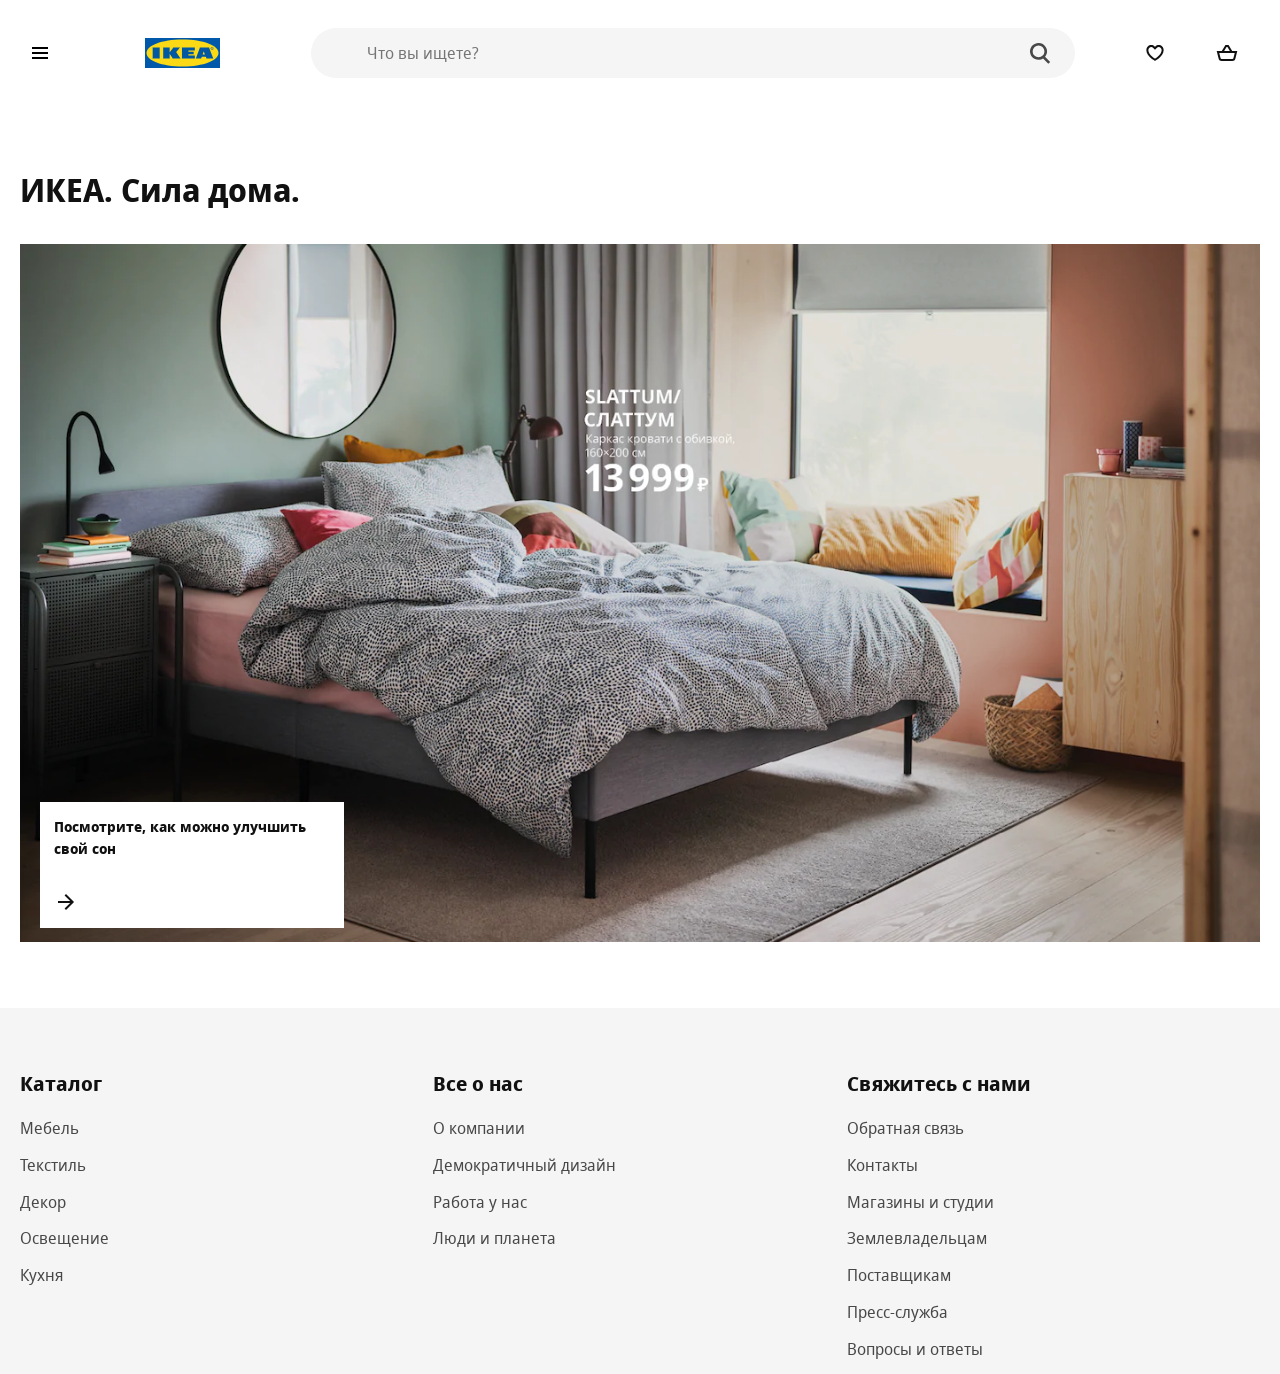
<file: index.html>
<!DOCTYPE html>
<html lang="en">
<head>
    <meta charset="UTF-8">
    <meta name="viewport"
          content="width=device-width, user-scalable=no, initial-scale=1.0, maximum-scale=1.0, minimum-scale=1.0">
    <meta http-equiv="X-UA-Compatible" content="ie=edge">
    <link rel="apple-touch-icon" sizes="180x180" href="favicon/apple-touch-icon.png">
    <link rel="icon" type="image/png" sizes="32x32" href="favicon/favicon-32x32.png">
    <link rel="icon" type="image/png" sizes="16x16" href="favicon/favicon-16x16.png">
    <link rel="mask-icon" href="favicon/safari-pinned-tab.svg" color="#0058ab">
    <meta name="msapplication-TileColor" content="#0058ab">
    <meta name="theme-color" content="#0058ab">
    <title>ИКЕА - официальный интернет-магазин мебели - IKEA</title>
    <link rel="stylesheet" href="styles/styles.css">
 
    <script src="./js/index.js" defer type="module"></script>

</head>
<body>

<main>
    <div class="container">
        <h1 class="main-header">ИКЕА. Сила дома.</h1>
        <aside class="offer">
            <a href="card.html#idd059">
                <picture>
                    <source srcset="image/b47e07ee97fd5f9bf030d258d462a945.webp" type="image/webp">
                    <img src="image/b47e07ee97fd5f9bf030d258d462a945.jpg" alt="СЛАТТУМ">
                </picture>

            </a>
            <a class="offer-extra" href="goods.html?subcat=Кровати">
                <p>Посмотрите, как можно улучшить свой сон</p>
                <svg focusable="false" viewBox="0 0 24 24" class="offer-arrow" aria-hidden="true">
                    <path fill-rule="evenodd" clip-rule="evenodd"
                          d="M19.2937 12.7074L20.0008 12.0003L19.2938 11.2932L12.0008 3.99927L10.5865 5.41339L16.1727 11.0003H4V13.0003H16.1723L10.5855 18.5868L11.9996 20.0011L19.2937 12.7074Z"></path>
                </svg>
            </a>
        </aside>
    </div>
</main>






</html>
</file>
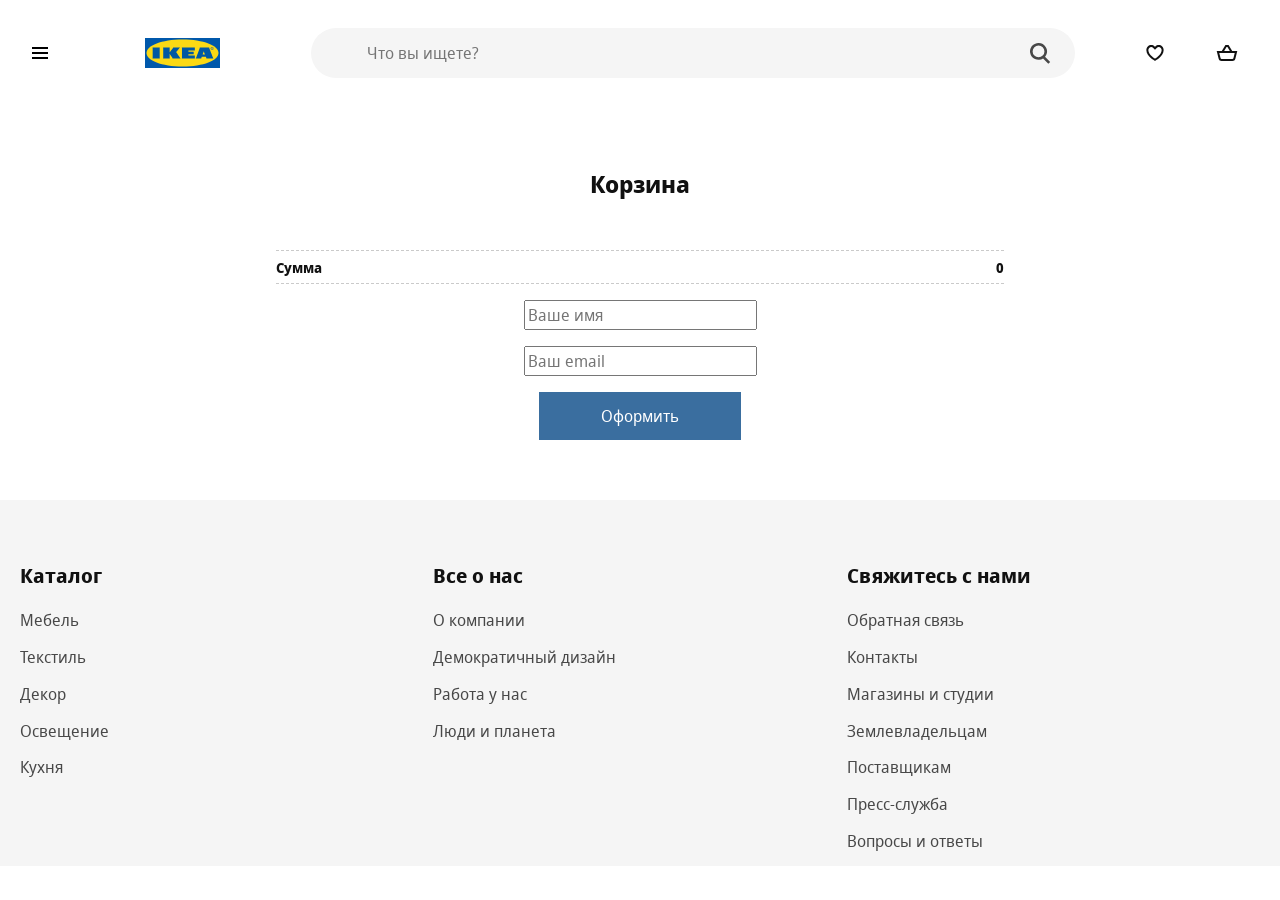
<file: cart.html>
<!DOCTYPE html>
<html lang="en">
<head>
	<meta charset="UTF-8">
	<meta name="viewport" content="width=device-width, user-scalable=no, initial-scale=1.0, maximum-scale=1.0, minimum-scale=1.0">
	<meta http-equiv="X-UA-Compatible" content="ie=edge">
	<link rel="apple-touch-icon" sizes="180x180" href="favicon/apple-touch-icon.png">
	<link rel="icon" type="image/png" sizes="32x32" href="favicon/favicon-32x32.png">
	<link rel="icon" type="image/png" sizes="16x16" href="favicon/favicon-16x16.png">
	<link rel="mask-icon" href="favicon/safari-pinned-tab.svg" color="#0058ab">
	<meta name="msapplication-TileColor" content="#0058ab">
	<meta name="theme-color" content="#0058ab">
	<title>Корзина - IKEA</title>
	<link rel="stylesheet" href="styles/styles.css">
	<script src="./js/index.js" defer type="module"></script>
</head>
<body>
<main>
	<div class="container cart-wrapper">
		<h2 class="cart-header">Корзина</h2>
		<ul class="cart-list">
		
		</ul>
		<div class="cart-total">
			<span class="cart-total-label">Сумма</span>
			<span class="cart-total-price">297.-</span>
		</div>

		<form id="form" class="cart-form">
			<label>
				<input type="text" name="name" placeholder="Ваше имя">
			</label>
			<label>
				<input type="email" name="email" placeholder="Ваш email">
			</label>
			<button type="submit" class="cart-checkout">Оформить</button>
		</form>
	</div>
</main>
</body>
</html>
</file>
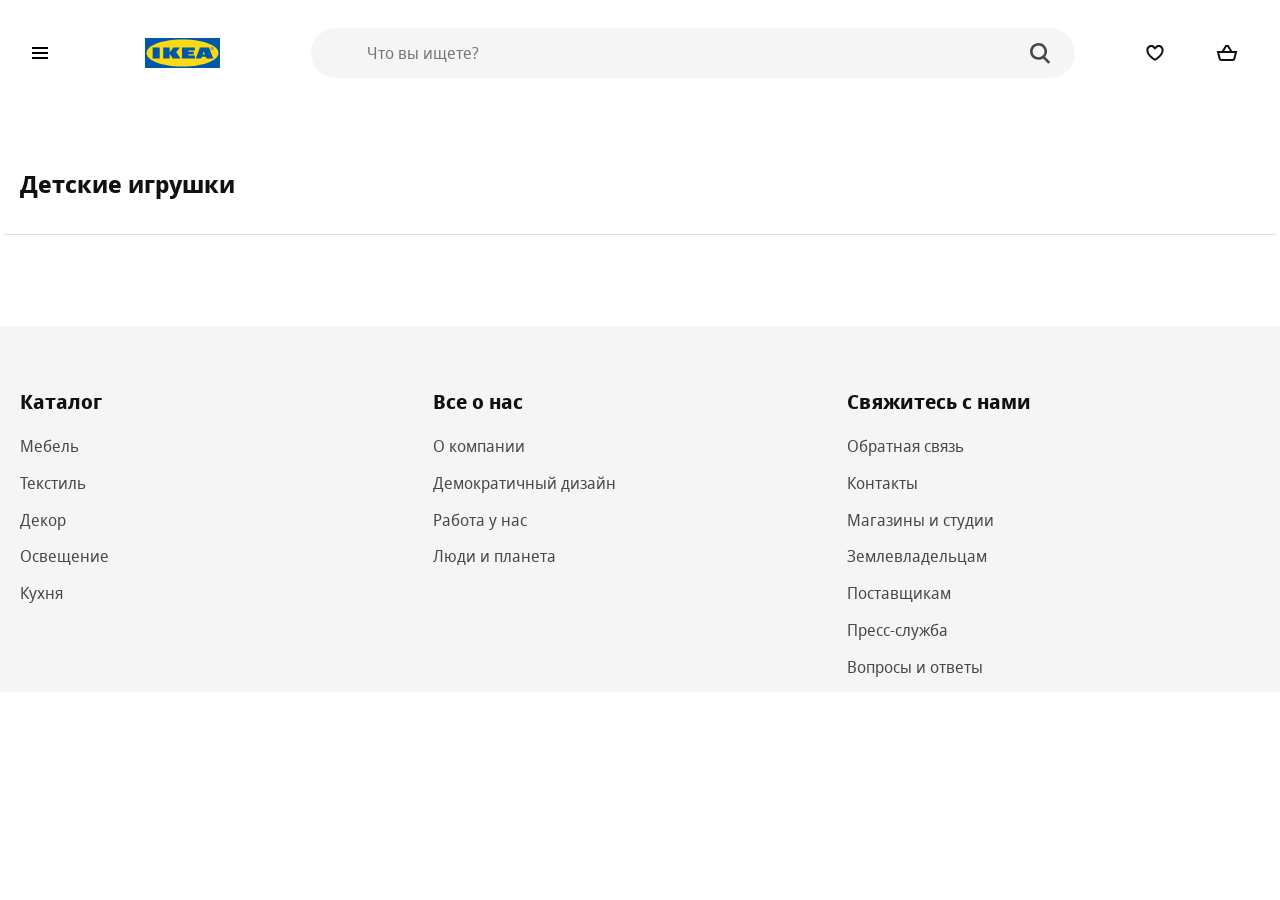
<file: goods.html>
<!DOCTYPE html>
<html lang="en">
<head>
	<meta charset="UTF-8">
	<meta name="viewport" content="width=device-width, user-scalable=no, initial-scale=1.0, maximum-scale=1.0, minimum-scale=1.0">
	<meta http-equiv="X-UA-Compatible" content="ie=edge">
	<link rel="apple-touch-icon" sizes="180x180" href="favicon/apple-touch-icon.png">
	<link rel="icon" type="image/png" sizes="32x32" href="favicon/favicon-32x32.png">
	<link rel="icon" type="image/png" sizes="16x16" href="favicon/favicon-16x16.png">
	<link rel="mask-icon" href="favicon/safari-pinned-tab.svg" color="#0058ab">
	<meta name="msapplication-TileColor" content="#0058ab">
	<meta name="theme-color" content="#0058ab">
	<title>Детские игрушки - IKEA</title>
	<link rel="stylesheet" href="styles/styles.css">
	<script src="./js/index.js" defer type="module"></script>
</head>
<body>
<main>
	<div class="container">
		<h2 class="main-header">Детские игрушки</h2>
		<div class="goods wrapper">
			<ul class="goods-list">



			</ul>
		</div>
	</div>
</main>
</body>
</html>
</file>
<file: styles/styles.css>
/*
* Prefixed by https://autoprefixer.github.io
* PostCSS: v7.0.29,
* Autoprefixer: v9.7.6
* Browsers: last 4 version
*/

@font-face {
	font-family: 'Noto Sans';
	src: local('Noto Sans Display Regular'), local('NotoSansDisplay-Regular'), url('../fonts/Notosansdisplayregular.woff2') format('woff2'), url('../fonts/Notosansdisplayregular.woff') format('woff');
	font-weight: 400;
	font-style: normal;
}

@font-face {
	font-family: 'Noto Sans';
	src: local('Noto Sans Display Italic'), local('NotoSansDisplay-Italic'), url('../fonts/Notosansdisplayitalic.woff2') format('woff2'), url('../fonts/Notosansdisplayitalic.woff') format('woff');
	font-weight: 400;
	font-style: italic;
}

@font-face {
	font-family: 'Noto Sans';
	src: local('Noto Sans Display Bold'), local('NotoSansDisplay-Bold'), url('../fonts/Notosansdisplaybold.woff2') format('woff2'), url('../fonts/Notosansdisplaybold.woff') format('woff');
	font-weight: 700;
	font-style: normal;
}

@font-face {
	font-family: 'Noto Sans';
	src: local('Noto Sans Display Bold Italic'), local('NotoSansDisplay-BoldItalic'), url('../fonts/Notosansdisplaybolditalic.woff2') format('woff2'), url('../fonts/Notosansdisplaybolditalic.woff') format('woff');
	font-weight: 700;
	font-style: italic;
}

html {
	-webkit-box-sizing: border-box;
	box-sizing: border-box;
}

*,
*::before,
*::after {
	-webkit-box-sizing: inherit;
	box-sizing: inherit;
}

body {
	min-width: 320px;
	margin: 0;

	background-color: #fff; /*под проект*/
	font-family: Noto Sans, Arial, sans-serif; /*в "" свой шрифт под проект*/

	font-size: 16px;
	color: #111;
	line-height: 1.5;
	-webkit-font-smoothing: subpixel-antialiased;
}

button, input {
	font: inherit;
}

button {
	cursor: pointer;
}

img {
	max-width: 100%;
	width: 100%;
	height: auto;
}

a {
	text-decoration: none;
	color: inherit;
}

ul {
	list-style: none;
	padding: 0;
	margin: 0;
}

h1, h2, h3, p {
	padding: 0;
	margin: 0;
}

/* container */

.container {
	max-width: 100rem;
	margin: 0 auto;
	padding: 0 1.25rem;
}

.visually-hidden {
	position: absolute !important;
	clip: rect(1px 1px 1px 1px);
	clip: rect(1px, 1px, 1px, 1px);
	padding: 0 !important;
	border: 0 !important;
	height: 1px !important;
	width: 1px !important;
	overflow: hidden;
}

/* при работе с float */

.clearfix::after {
	content: "";
	display: table;
	clear: both;
}

header {
	margin-bottom: 3.75rem;
}

.header {
	display: -ms-grid;
	display: grid;
	grid-gap: 1.25rem;
	-ms-grid-columns: 2fr 1.25rem 2fr 1.25rem 16fr 1.25rem 1fr 1.25rem 1fr;
	grid-template-columns: 2fr 2fr 16fr 1fr 1fr;
	-webkit-box-align: center;
	-ms-flex-align: center;
	align-items: center;
	padding: 1.75rem 0;
}

footer {
	background-color: #f5f5f5;
	margin-top: 3.75rem;
	padding: 3.75rem 0 0 0;
}

.footer {
	display: -ms-grid;
	display: grid;
	-ms-grid-columns: 1fr 1fr 1fr;
	grid-template-columns: 1fr 1fr 1fr;
}

.main-header {
	margin-bottom: 1.875rem
}

.btn {
	background-color: transparent;
	outline: transparent;
	border-radius: 50%;
	width: 40px;
	height: 40px;
	display: -webkit-box;
	display: -ms-flexbox;
	display: flex;
	-webkit-box-align: center;
	-ms-flex-align: center;
	align-items: center;
	-webkit-box-pack: center;
	-ms-flex-pack: center;
	justify-content: center;
	border: 1px solid transparent;
}

.btn:hover {
	background-color: #f5f5f5;
	color: #111;
}

.svg-icon {
	fill: currentColor;
}

.logo {
	text-align: center;
	width: 75px;
	height: 30px;

}

.search {
	position: relative;
	-webkit-box-flex: 1;
	-ms-flex-positive: 1;
	flex-grow: 1;
	height: 50px;
	margin: 0 40px;
}

.search-input {
	-webkit-appearance: none;
	-moz-appearance: none;
	appearance: none;
	background-color: #f5f5f5;
	display: block;
	appearance: none;
	width: 100%;
	height: 100%;
	padding: .5rem 3.5rem;
	margin: 0 auto;
	line-height: 1.5;
	border: 0;
	border-radius: 50em;
	outline: 0;
	-webkit-box-shadow: none;
	box-shadow: none;
	-webkit-transition: background .2s;
	-o-transition: background .2s;
	transition: background .2s;
}

.search-btn {
	position: absolute;
	top: 0.9rem;
	right: 0.9rem;
	background-image: url("data:image/svg+xml;charset=utf-8,%3Csvg width='16' height='17' fill='%23484848' xmlns='http://www.w3.org/2000/svg'%3E%3Cpath fill-rule='evenodd' clip-rule='evenodd' d='M6.5 11a4.5 4.5 0 110-9 4.5 4.5 0 010 9zm4.968-.307a6.5 6.5 0 10-1.514 1.315l3.996 3.996 1.414-1.414-3.896-3.897z'/%3E%3C/svg%3E");
	background-repeat: no-repeat;
	background-size: contain;
	width: 2.5rem;
	height: 1.5rem;
	background-position: center;
}

.offer {
	position: relative;
}

.offer-extra {
	position: absolute;
	padding: .9rem;
	color: #111;
	left: 1.25rem;
	bottom: 1.25rem;
	display: -webkit-box;
	display: -ms-flexbox;
	display: flex;
	background: #fff;
	-webkit-box-orient: vertical;
	-webkit-box-direction: normal;
	-ms-flex-direction: column;
	flex-direction: column;
	-webkit-box-align: start;
	-ms-flex-align: start;
	align-items: flex-start;
	max-width: 19rem;
	min-width: 13rem;
	font-size: .9rem;
	line-height: 1.5;
	font-weight: bold;
	word-break: break-word;
}

.offer-arrow {
	display: inline-block;
	height: 1.5rem;
	width: 1.5rem;
	vertical-align: middle;
	fill: currentColor;
	margin-top: 1.875rem;

}


.footer-header {
	line-height: 2rem;
	font-size: 1.25rem;
	padding: 0 0 1rem 0;

}

.footer-list {
	margin-bottom: .8rem;
}

.footer-list > a {
	color: #484848;
}

.footer-list > a:hover {
	color: #111;
	text-decoration: underline;
}

.catalog {
	position: fixed;
	z-index: 999;
	top: 0;
	left: -100%;
	bottom: 0;
	background-color: #fff;
	overflow-y: auto;
	overflow-x: hidden;
	-webkit-transition: left 0.2s 0s;
	-o-transition: left 0.2s 0s;
	transition: left 0.2s 0s;
	width: 20rem;
	padding: 6rem 4rem 3rem;

}

.catalog.open {
	left: 0;
}

.catalog-btn {
	position: absolute;
	top: 3rem;
	left: 3rem;
}

.catalog-list__item,
.subcatalog-list__item {
	cursor: pointer;
	color: #111;


}

.catalog-list__item a,
.subcatalog-list__item a {
	text-decoration: underline;
	display: block;
}

.catalog-list__item a {
	padding: .5rem 1.5rem .5rem 0;
}

.subcatalog-list__item a {
	padding: .5rem 0;
}

.catalog-list__item:hover a,
.subcatalog-list__item:hover a {
	text-decoration: underline;
}

.catalog-list__item.active {
	background-repeat: no-repeat;
	background-position: right 0 center;
	background-image: url('data:image/svg+xml;utf8,<svg width="24" height="24" viewBox="0 0 24 24" fill="none" xmlns="http://www.w3.org/2000/svg"><path fill-rule="evenodd" clip-rule="evenodd" d="M15.5996 11.9999L9.81456 17.7857L8.40026 16.3716L12.7714 11.9999L8.40026 7.62823L9.81457 6.21411L15.5996 11.9999Z" fill="%23959595"/></svg>');
}

.subcatalog {
	position: fixed;
	z-index: 998;
	top: 0;
	left: -100%;
	bottom: 0;
	background-color: #fff;
	overflow-y: auto;
	overflow-x: hidden;
	-webkit-transition: left, right 0.2s 0s;
	-o-transition: left, right 0.2s 0s;
	transition: left, right 0.2s 0s;
	width: 25rem;
	padding: 6rem 4rem 3rem;
	border-left: 2px solid #ccc;
}

.subcatalog.subopen {
	left: 20rem;
	display: block;
}

.overlay {
	display: block;
	position: fixed;
	z-index: 899;
	top: 0;
	bottom: 0;
	right: 0;
	left: 0;
	background-color: black;
	-webkit-transition: all .2s ease;
	-o-transition: all .2s ease;
	transition: all .2s ease;
	opacity: 0;
	pointer-events: none;
}

.overlay.active {
	opacity: 0.25;
	pointer-events: all;
}


.wrapper {
	position: relative;
	margin-top: 4rem;
}

.wrapper:before {
	content: '';
	width: calc(100% + 2rem);
	display: block;
	position: absolute;
	top: -2rem;
	z-index: 99;
	margin: 0 -1rem;
	border-bottom: 1px solid #dfdfdf;
}

.good {
	display: -ms-grid;
	display: grid;
	-ms-grid-columns: minmax(0, 1fr) 1.25rem minmax(0, 1fr) 1.25rem minmax(0, 1fr) 1.25rem minmax(0, 1fr) 1.25rem minmax(0, 1fr) 1.25rem minmax(0, 1fr) 1.25rem minmax(0, 1fr) 1.25rem minmax(0, 1fr) 1.25rem minmax(0, 1fr) 1.25rem minmax(0, 1fr) 1.25rem minmax(0, 1fr) 1.25rem minmax(0, 1fr);
	grid-template-columns: repeat(12, minmax(0, 1fr));
	grid-column-gap: 1.25rem;
	padding-top: 2rem;
}

.good-images {
	display: -webkit-box;
	display: -ms-flexbox;
	display: flex;
	-ms-flex-wrap: wrap;
	flex-wrap: wrap;
	-ms-grid-column: 1;
	grid-column-start: 1;
	-ms-grid-column-span: 8;
	grid-column-end: 9;
	-ms-flex-pack: distribute;
	justify-content: space-around;


}

.good-image__item {
	width: calc(50% - 1.25rem);
	margin-left: .625rem;
	margin-right: .625rem;
	min-height: 500px;
}


.good-item {
	-ms-grid-column: 9;
	grid-column-start: 9;
	-ms-grid-column-span: 4;
	grid-column-end: 13;
	padding: 0 2.5rem;
}

.good-item__section {
	margin-bottom: 2.5rem;
}

.good-item__new {
	display: none;
}


.good-item__empty {
	display: none;
}

.not-in-stock .good-item__empty {
	display: block;
}

.not-in-stock .btn-good {
	display: none;
}

.good-item__header {
	font-size: 1.375rem;
	line-height: 1.5;
	font-weight: 700;
	text-transform: uppercase;
	margin-bottom: .3rem;
}

.good-item__description {
	line-height: 1.5;
	letter-spacing: 0;
	font-weight: 400;
	color: #484848;
	font-size: .875rem;
}

.good-item__price {
	white-space: nowrap;
	text-align: right;
}

.good-item__section {
	display: -webkit-box;
	display: -ms-flexbox;
	display: flex;
	-webkit-box-pack: justify;
	-ms-flex-pack: justify;
	justify-content: space-between;
}

.good-item__price-value {
	line-height: 1.1875;
	font-size: 1.375rem;
}

.good-item__currency {
	line-height: .9;
	font-size: .6875rem;
	vertical-align: text-top;
}

.not-in-stock .good-item__price-value,
.not-in-stock .good-item__currency {
	display: none;
}

.good-item__buttons {
	display: -webkit-box;
	display: -ms-flexbox;
	display: flex;
	-webkit-box-pack: justify;
	-ms-flex-pack: justify;
	justify-content: space-between;
	-webkit-box-align: center;
	-ms-flex-align: center;
	align-items: center;
	width: 100%;
}

.btn-good {
	margin-right: 1rem;
	-webkit-box-flex: 1;
	-ms-flex-positive: 1;
	flex-grow: 1;
	-ms-flex-negative: 1;
	flex-shrink: 1;
	position: relative;
	background: #0058a3;
	color: #fff;
	border-radius: 52px;
	padding: 0 2rem;
	display: -webkit-box;
	display: -ms-flexbox;
	display: flex;
	height: 3.5rem;
	-webkit-box-align: center;
	-ms-flex-align: center;
	align-items: center;
}

.btn-good-svg {
	margin-right: .5rem;
	vertical-align: top;
	-ms-flex-negative: 0;
	flex-shrink: 0;
	display: inline-block;
	height: 1.5rem;
	width: 1.5rem;
	fill: #fff;
}

.btn-good:hover {
	color: #0058a3;
}

.btn-good:hover .btn-good-svg {
	fill: #0058a3;
}

.btn-good__label {
	text-align: center;
	border: 0;
	font-weight: 700;
	font-size: .875rem;
	line-height: 1.42857;
}

.btn-add-wishlist {
	background: rgba(0, 0, 0, 0);
	color: #111;
	border-radius: 40px;
	padding: 0 .9375rem;
	border: 1px solid #dfdfdf;
	height: 3.5rem;
	width: 3.5rem;
	margin-left: auto;
}

.btn-add-wishlist__svg {
	height: 1.5rem;
	width: 1.5rem;

}

.btn-add-wishlist:hover .btn-add-wishlist__svg {
	fill: red;
}

.btn-add-wishlist.contains-wishlist .btn-add-wishlist__svg {
	fill: red;

}

.btn-add-wishlist:hover.contains-wishlist .btn-add-wishlist__svg {
	fill: black;
}


.goods-list {
	display: -ms-grid;
	display: grid;
	grid-template-columns: repeat(4, 1fr);
}

.goods-list__item {
	margin-bottom: 2rem;
}


.goods-item {
	position: relative;
	display: -webkit-box;
	display: -ms-flexbox;
	display: flex;
	-webkit-box-orient: vertical;
	-webkit-box-direction: normal;
	-ms-flex-direction: column;
	flex-direction: column;
	-webkit-box-pack: justify;
	-ms-flex-pack: justify;
	justify-content: space-between;
	height: 100%;
}

.goods-item__img {
	height: 380px;
	display: table-cell;
	vertical-align: middle
}


.btn-add-card {
	position: absolute;
	opacity: 0;
	-webkit-transition: opacity 0.2s 0s;
	-o-transition: opacity 0.2s 0s;
	transition: opacity 0.2s 0s;
	right: 1rem;
	bottom: 0.5rem;
	background-color: rgb(0, 88, 163);
	border: 1px solid rgb(0, 88, 163);
	background-repeat: no-repeat;
	background-position: center;
	background-image: url("data:image/svg+xml;utf8,<svg width='24' height='24' xmlns='http://www.w3.org/2000/svg' viewBox='0 0 24 24'><path fill-rule='evenodd' clip-rule='evenodd' d='M10.4372 4H10.9993H12.0003H12.9996H13.5616L13.8538 4.48014L17.2112 9.99713H21H22.2806L21.9702 11.2396L21.5303 13H19.4688L19.7194 11.9971H4.28079L5.59143 17.2397C5.70272 17.6848 6.1027 17.9971 6.56157 17.9971H15V19.9971H6.56157C5.18496 19.9971 3.98502 19.0602 3.65114 17.7247L2.02987 11.2397L1.71924 9.99713H3.00002H6.78793L10.145 4.48017L10.4372 4ZM12.4375 6L14.87 9.99713H9.12911L11.5614 6H12.0003H12.4375ZM17.9961 16V14H19.9961V16H21.9961V18H19.9961V20H17.9961V18H15.9961V16H17.9961Z' fill='white' /></svg>");
}

.btn-add-card:hover {
	background-color: rgb(255, 255, 255);
	background-image: url("data:image/svg+xml;utf8,<svg width='24' height='24' xmlns='http://www.w3.org/2000/svg' viewBox='0 0 24 24'><path fill-rule='evenodd' clip-rule='evenodd' d='M10.4372 4H10.9993H12.0003H12.9996H13.5616L13.8538 4.48014L17.2112 9.99713H21H22.2806L21.9702 11.2396L21.5303 13H19.4688L19.7194 11.9971H4.28079L5.59143 17.2397C5.70272 17.6848 6.1027 17.9971 6.56157 17.9971H15V19.9971H6.56157C5.18496 19.9971 3.98502 19.0602 3.65114 17.7247L2.02987 11.2397L1.71924 9.99713H3.00002H6.78793L10.145 4.48017L10.4372 4ZM12.4375 6L14.87 9.99713H9.12911L11.5614 6H12.0003H12.4375ZM17.9961 16V14H19.9961V16H21.9961V18H19.9961V20H17.9961V18H15.9961V16H17.9961Z' fill='rgb(0, 88, 163)' /></svg>");

}

.goods-item:hover .btn-add-card {
	opacity: 1;
}

.goods-item__header {
	margin-top: auto;
	margin-bottom: 1rem;
}

.goods-item__new {
	line-height: 1.42857;
	color: #ca5008;
	font-weight: 700;
	font-size: 0.8rem;
}

.goods-item__link {
	display: block;
	height: 100%;
}

.goods-item__description {
	margin-bottom: 1rem;
	font-size: .875rem;
	line-height: 1.42857;
}

.goods-item__price {
	min-height: calc(40px + 0.5rem);
	padding-bottom: 0.5rem;
	font-weight: 700;
}

.goods-item__price-value {
	font-size: 1.375rem;
}

.goods-item__currency {
	line-height: .9;
	font-size: .6875rem;
	vertical-align: text-top;
}


.breadcrumb__list-item {
	display: inline;
}

.breadcrumb__list-item:after {
	content: "\0203A";
	display: inline;
	margin: 0 .3125rem;
	font-size: 1rem;
	line-height: 1.125;
}

.breadcrumb__list-item:last-child:after {
	content: "";
}

.breadcrumb__link {
	font-size: .75rem;
	line-height: 1.5;
	font-weight: 400;
	vertical-align: middle;
}

.breadcrumb__list-item:last-child .breadcrumb__link {
	color: #484848;
	pointer-events: none;
	cursor: auto;
}

.cart-wrapper {
	max-width: 768px;
}

.cart-header {
	text-align: center;
}

.product {
	display: -ms-grid;
	display: grid;
	-ms-grid-columns: 152px 4fr 6fr;
	grid-template-columns: 152px 4fr 6fr;
	-ms-grid-rows: auto;
	grid-template-rows: auto;
	font-size: .81rem;
	line-height: 1.385;
}

.product > *:nth-child(1) {
	-ms-grid-row: 1;
	-ms-grid-column: 1;
}

.product > *:nth-child(2) {
	-ms-grid-row: 1;
	-ms-grid-column: 2;
}

.product > *:nth-child(3) {
	-ms-grid-row: 1;
	-ms-grid-column: 3;
}

.product__image-container {
	-ms-grid-column: 1;
	grid-column: 1;
	-ms-grid-row: 1;
	-ms-grid-row-span: 2;
	grid-row: 1/3;
	padding-right: 1rem;
}

.product__description {
	-ms-grid-column: 2;
	grid-column: 2;
	-ms-grid-row: 1;
	grid-row: 1;
}

.product__name {
	font-size: 1.2rem;
	margin-bottom: .5rem;
	font-weight: 700;
	text-transform: uppercase;
	word-break: break-word;
}

.product__prices {
	-ms-grid-column: 3;
	grid-column: 3;
	-ms-grid-row: 1;
	grid-row: 1;
	text-align: right;
	padding-top: 0;
}

.product__controls {
	-ms-grid-column: 3;
	grid-column: 3;
	-ms-grid-row: 2;
	grid-row: 2;
	margin-top: .5rem;
	display: -webkit-box;
	display: -ms-flexbox;
	display: flex;
	-webkit-box-pack: end;
	-ms-flex-pack: end;
	justify-content: flex-end;
}

.btn-remove {
	color: #444;
	border-color: #666;
	border-radius: unset;
}

.product__total {
	font-weight: 700;
	font-size: 1.06rem;
	line-height: 1.2;
}

.product-controls__remove {
	width: 12.5%;
}

.product-controls__quantity {
	width: 25%;
	margin-left: .5rem;
}

.cart-header {
	margin-bottom: 3rem;
}

.cart-item {
	margin-bottom: 2rem;
}

.cart-total {
	display: -webkit-box;
	display: -ms-flexbox;
	display: flex;
	-webkit-box-pack: justify;
	-ms-flex-pack: justify;
	justify-content: space-between;
	padding: .35rem 0;
	font-weight: 700;
	font-size: 14px;
	text-align: initial;
	border: dashed #cacaca;
	border-width: 1px 0;
}

.cart-checkout {
	color: #ffffff;
	padding: 12px 62px;
	background-color: #3a6e9f;
	border: none;
	display: block;
	margin: 1rem auto;
}

.cart-form {
	margin: 1rem 0;
	text-align: center;
}

.cart-form label {
	display: block;
	margin: 1rem;
}

select {
	width: 100%;
	max-width: 352px;
	height: 40px;
	margin: 0;
	padding: 0 10px;
	border: 1px solid #666;
	border-radius: 2px;
	background: #fff url(../image/chevron-down-thin-24.1667eab2.svg) no-repeat right 8px center/1.5rem;
	-webkit-appearance: none;
	-moz-appearance: none;
	appearance: none;
	font-size: 1rem;
	line-height: 1.15;
	font-family: inherit;
	text-transform: none;
}

@media (max-width: 1200px) {
	.goods-list {
		grid-template-columns: repeat(3, 1fr);
	}
}

@media (max-width: 768px) {
	.goods-list {
		grid-template-columns: repeat(2, 1fr);
	}

	.header {
		-ms-grid-columns: 1fr 1.25rem 2fr 1.25rem 1fr 1.25rem 1fr;
		grid-template-columns: 1fr 2fr 1fr 1fr;
		-ms-grid-rows: auto 1.25rem auto 1.25rem auto;
		grid-template-areas: "burger logo wishlist cart" "main main . sidebar" "footer footer footer footer";
	}

	.btn-burger {
		grid-area: burger;
	}

	.logo {
		grid-area: logo;
	}

	.btn-wishlist {
		grid-area: wishlist;
	}

	.btn-cart {
		grid-area: cart;
	}

	.search {
		grid-area: search;
		-ms-grid-row: 2;
		grid-row: 2;
		-ms-grid-column-span: 5;
		grid-column-end: 6;
		-ms-grid-column: 1;
		grid-column-start: 1;
		margin: 0;
	}

	.footer {
		-ms-grid-rows: auto;
		grid-template-rows: auto;
		-webkit-box-pack: center;
		-ms-flex-pack: center;
		justify-content: center;
		grid-template-areas: "catalog" "about" "connection";
		-ms-grid-columns: 300px;
		grid-template-columns: 300px

	}

	.footer-catalog {
		grid-area: catalog;
		margin-bottom: 50px;
	}

	.footer-about {
		grid-area: about;
		margin-bottom: 50px;
	}

	.footer-connection {
		grid-area: connection;
		margin-bottom: 50px;
	}

	.catalog {
		width: 50%;
	}

	.subcatalog {
		width: 50%;
		left: auto;
		right: -100%;
	}

	.subcatalog.subopen {
		right: 0;
		left: auto;
	}
}

@media (max-width: 768px) {

	.footer-catalog {
		-ms-grid-row: 1;
		-ms-grid-column: 1

	}

	.footer-about {
		-ms-grid-row: 2;
		-ms-grid-column: 1

	}

	.footer-connection {
		-ms-grid-row: 3;
		-ms-grid-column: 1

	}
}

@media (max-width: 768px) {

	.btn-burger {
		-ms-grid-row: 1;
		-ms-grid-column: 1;
	}

	.logo {
		-ms-grid-row: 1;
		-ms-grid-column: 3;
	}

	.btn-wishlist {
		-ms-grid-row: 1;
		-ms-grid-column: 5;
	}

	.btn-cart {
		-ms-grid-row: 1;
		-ms-grid-column: 7;
	}
}

@media (max-width: 576px) {
	.goods-list {
		-ms-grid-columns: 1fr;
		grid-template-columns: 1fr;
	}

	.catalog {
		width: 100%;
	}

	.subcatalog {
		z-index: 999;
		width: 100%;
	}

	.subcatalog.subopen {
		right: 0;
	}
}
</file>
